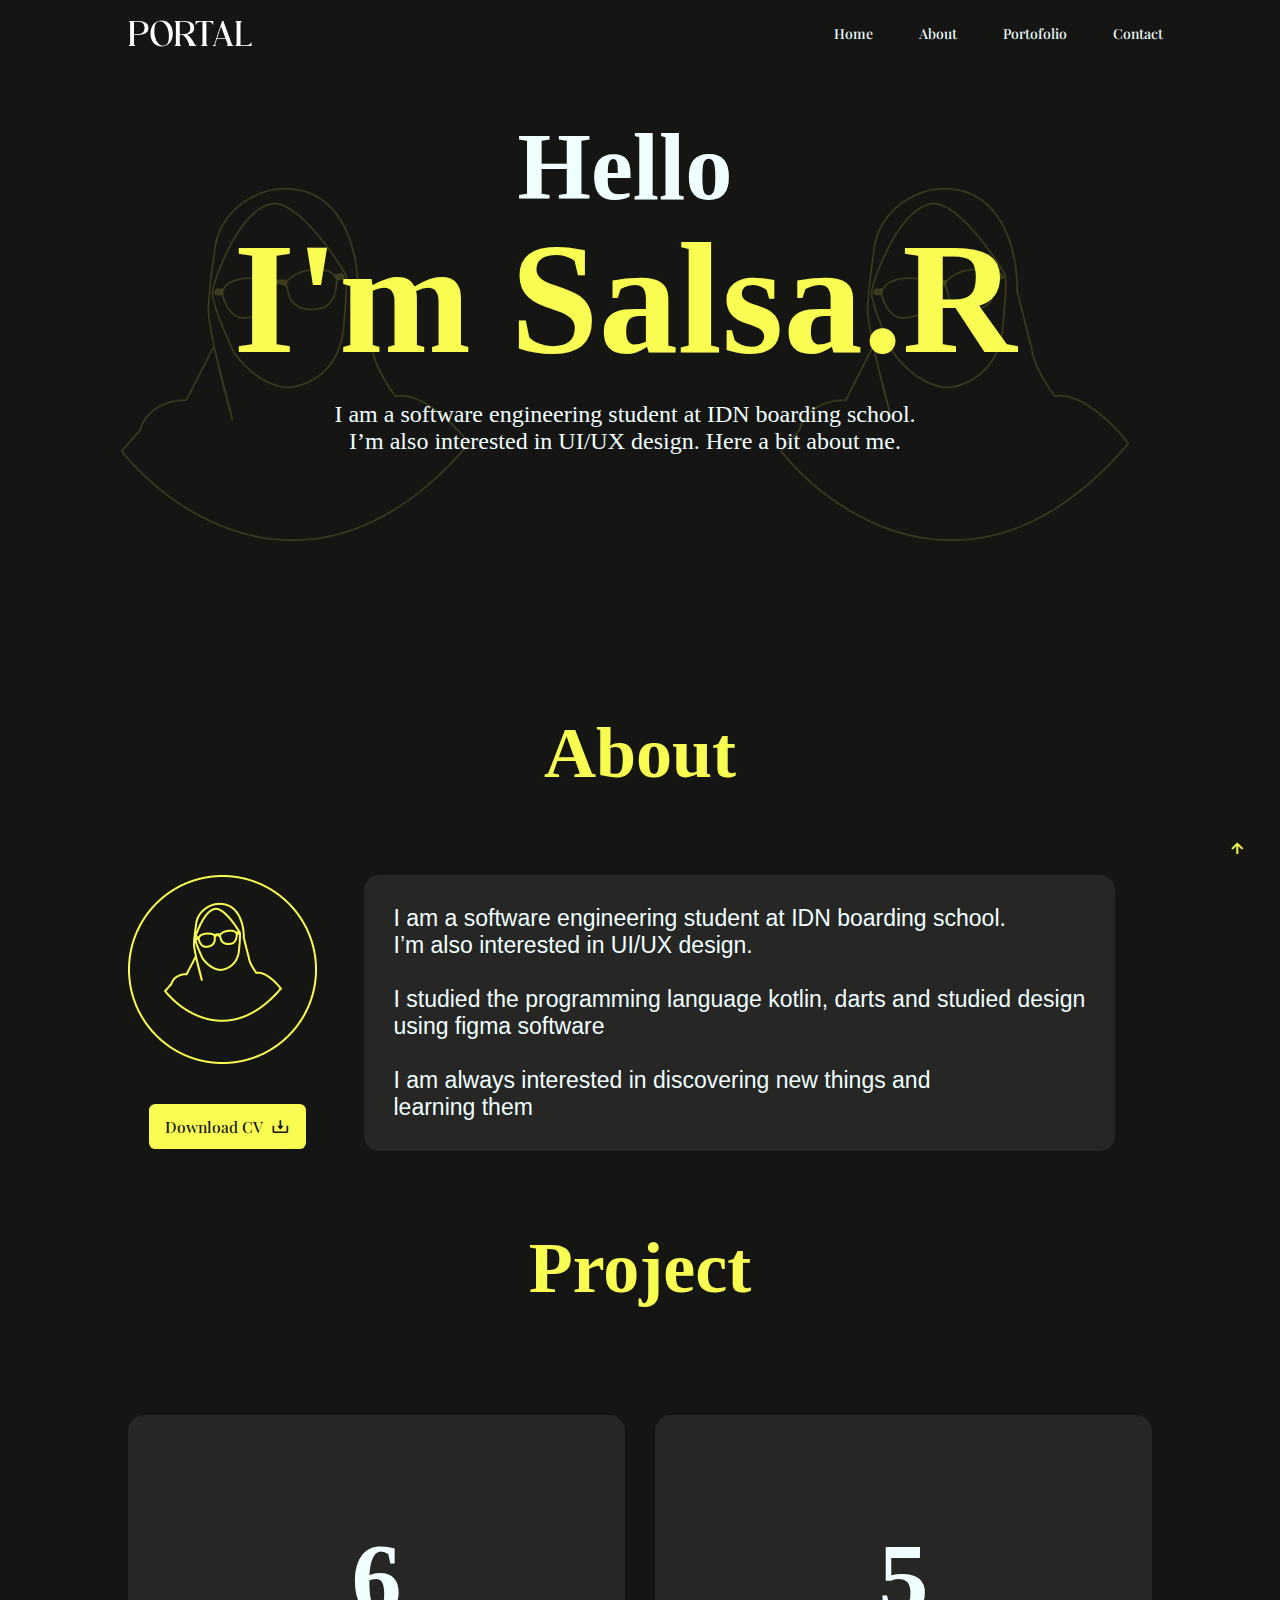
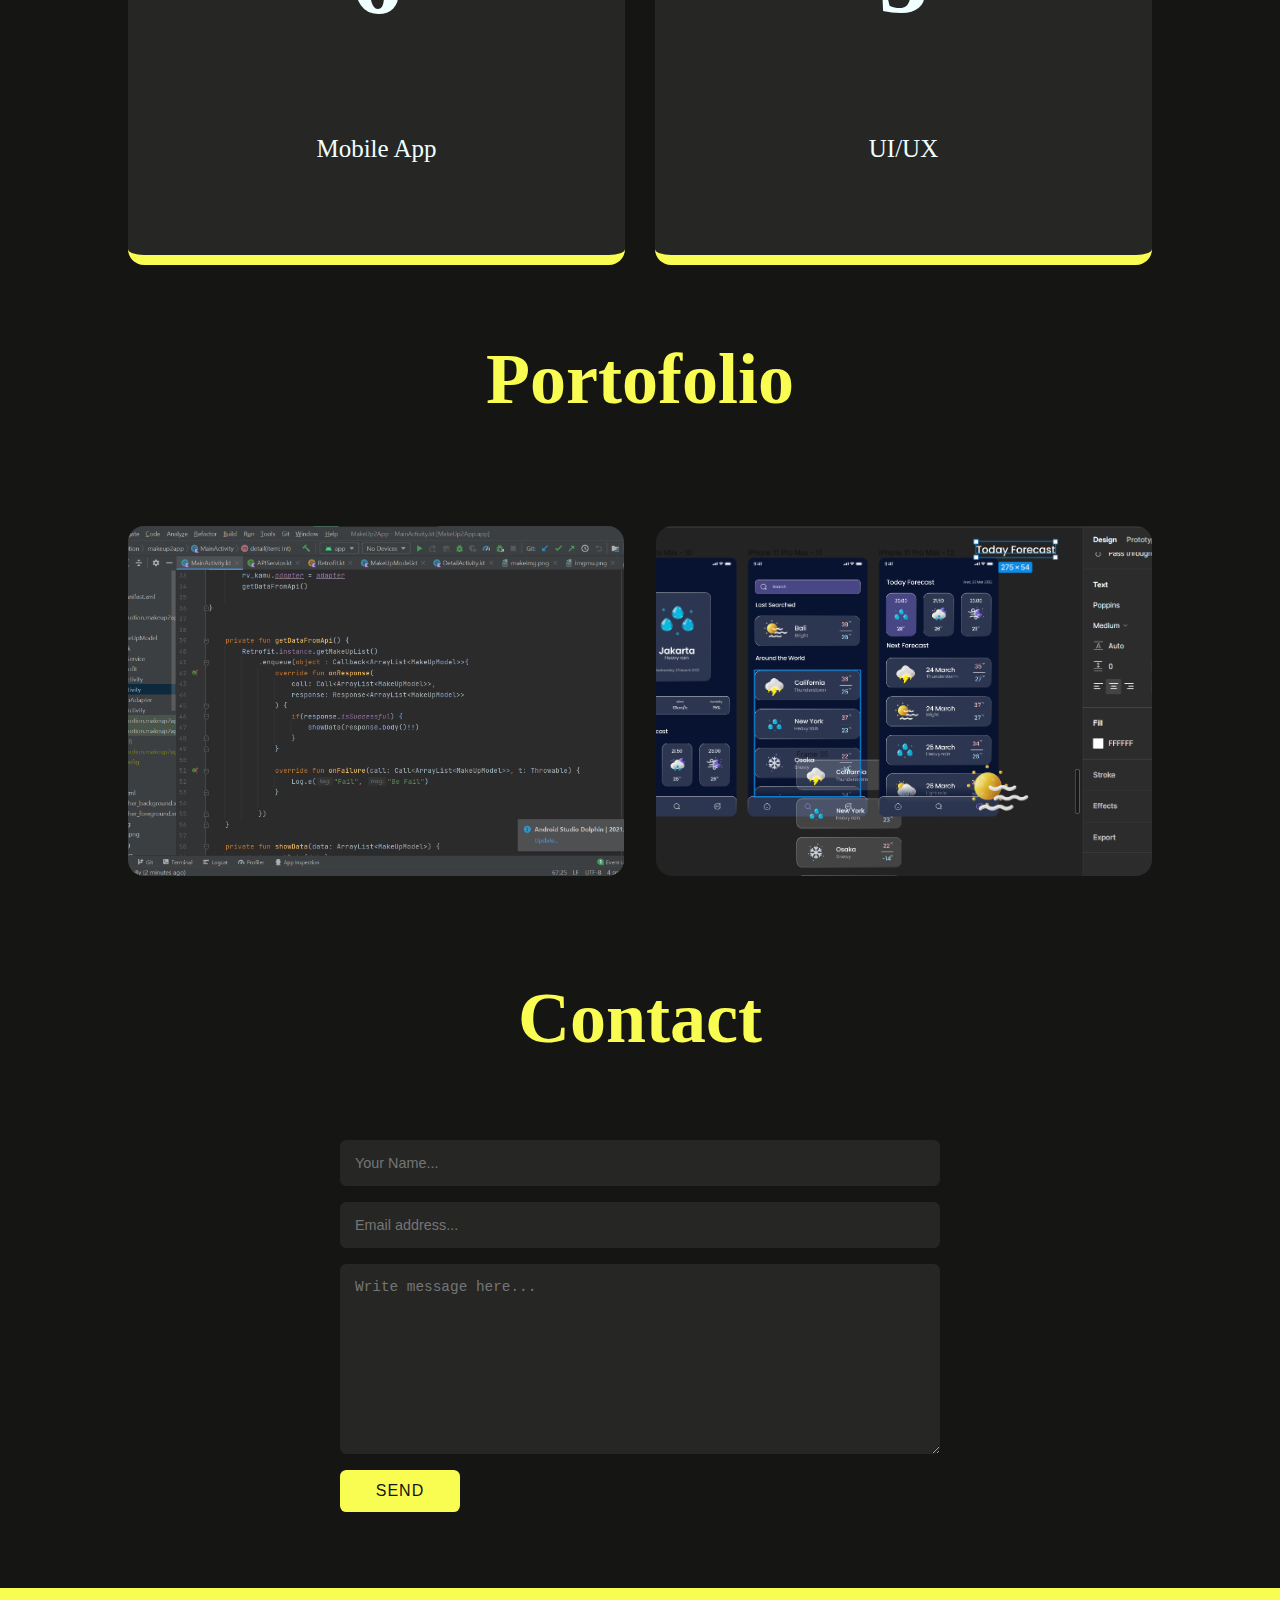
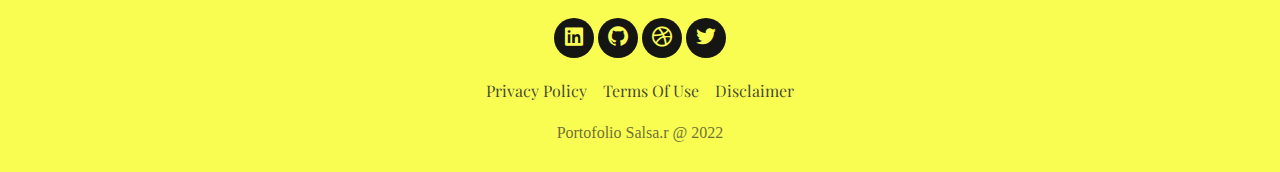
<file: index.html>
<!DOCTYPE html>
<html lang="en">
<head>
    <meta charset="UTF-8">
    <meta http-equiv="X-UA-Compatible" content="IE=edge">
    <meta name="viewport" content="width=device-width, initial-scale=1.0">
    <title>PORTAL</title>
    <link rel="stylesheet" href="style.css">
    <!--box icons-->
    <link href='https://unpkg.com/boxicons@2.1.4/css/boxicons.min.css' rel='stylesheet'>
</head>
<body>
    <!-- Scroll top -->
    <a href="" class="scroll-top">
        <i class='bx bx-up-arrow-alt'></i>
    </a>
    <!-- Header -->
    <header>
    <nav class="nav container">
    <img class="logo" src="image/PORTAL (1).png" alt="logo">
    
        <ul class="nav__links">
            <li><a href="#home" class="nav-link">Home</a></li>
            <li><a href="#about" class="nav-link">About</a></li>
            <li><a href="#portofolio" class="nav-link">Portofolio</a></li>
            <li><a href="#contact" class="nav-link">Contact</a></li>
        </ul>
        <!-- Menu icon -->
        <div class="menu-icon">
            <div class="line1"></div>
            <div class="line2"></div>
            <div class="line3"></div>
        </div>
    </nav>
   </header> 
   <main id="main">
   <!-- Home -->
   <section class="home container" id="home">
        <div class="home-text">
            <h3>Hello</h3>
            <h2>I'm Salsa.R</h2>
            <p>
                I am a software engineering student at IDN boarding school.
                <br>I’m also interested in UI/UX design. Here a bit about me.
            </p>
        </div>
   </section>
   <!-- About -->
   <section class="about section" id="about">
    <div class="container">
        <!-- Heading -->
        <h2 class="heading">About</h2>
        <div class="row">
       <!-- Avatar img -->
         <div class="about-img">
            <img src="image/Group 18.png" alt="">
            <div class="button">
                <a href="Salsabila Rimasei - Student at IDN boarding school - Resume.pdf" class="btn" download="">
                    Download CV
                    <i class='bx bx-download'></i>
                </a>
            </div>
        </div>
        <div class="about-content">
                <div class="row">
                    <div class="about-text">
                        <!-- Abot text -->
                        <p>
                        I am a software engineering student at IDN boarding school. <br>I’m also interested in UI/UX design. <br> <br> I studied the programming language kotlin, darts and studied design <br>using figma software 
                        <br> <br> I am always interested in discovering new things and<br> learning them
                        </p>
                    </div>
                </iv>
            </div>
        </div>
    </div>
</div>
</section>
<!-- Project -->
<section class="Project container" id="project">
            <!-- Heading -->
            <h2 class="heading">Project</h2>
            <!-- Project Content -->
            <div class="project-content">
                <div class="wrapper">
                <div class="pcontainer">
                    <span class="num" data-val="24">00</span>
                    <span class="text">Mobile App</span>
                </div>
                <div class="pcontainer">
                    <span class="num" data-val="19">00</span>
                    <span class="text">UI/UX</span>
                </div>
            </div>
        </div>
</section>
<!-- Portofolio -->
<section class="portofolio container" id="portofolio">
        <!-- Heading -->
        <h2 class="heading">Portofolio</h2>
        <!-- Portofolio Content -->
        <div class="portofolio-content">
            <div class="portofolio-box">
                <img src="image/mobileapp.png" weight="160px" height="260px" alt="" class="portofolio-img">
                <!-- Overlay -->
                <div class="portofolio-overlay">
                    <h2>Mobile App</h2>
                    <a href="mobileApp.html" target="_blank">
                        <i class='bx bx-right-arrow-alt'></i>
                    </a>
                </div>
            </div>
            <div class="portofolio-box">
                <img src="image/design2.png" weight="160px" height="260px" alt="" class="portofolio-img">
                <!-- Overlay -->
                <div class="portofolio-overlay">
                    <h2>UI/UX</h2>
                    <a href="uiux.html" target="_blank">
                        <i class='bx bx-right-arrow-alt'></i>
                    </a>
                </div>
            </div>
        </div>
</section>
<!--Contact -->
<section class="Contact container" id="contact">
            <!-- Heading -->
            <h2 class="heading">Contact</h2>
            <!-- Contact Form -->
            <form action="" class="contact-form" id="contact-form">
                <input type="text" placeholder="Your Name..." class="name" required>
                <input type="email" name="" id="" placeholder="Email address..." class="email" required>
                <textarea name="" id="" cols="30" rows="10" placeholder="Write message here..." class="message" required></textarea>
                <input type="submit" value="Send" class="send-btn">
            </form>
</section>
   <!-- Link To JS -->
   <script src="main.js"></script>
</main>
<!-- Footer -->
<footer class="footer-container" id="footer">
    <div class="social">
        <a href="#"><i class='bx bxl-linkedin-square'></i></a>
        <a href="#"><i class='bx bxl-github'></i></a>
        <a href="#"><i class='bx bxl-dribbble'></i></a>
        <a href="#"><i class='bx bxl-twitter'></i></a>
    </div>
    <!-- Footer Links -->
    <div class="footer-links">
        <a href="#">Privacy Policy</a>
        <a href="#">Terms Of Use</a>
        <a href="#">Disclaimer</a>
    </div>
    <!-- Copyright -->
    <p class="copyright">
        Portofolio Salsa.r @ 2022
    </p>
</footer>
</body>
</html>
</file>
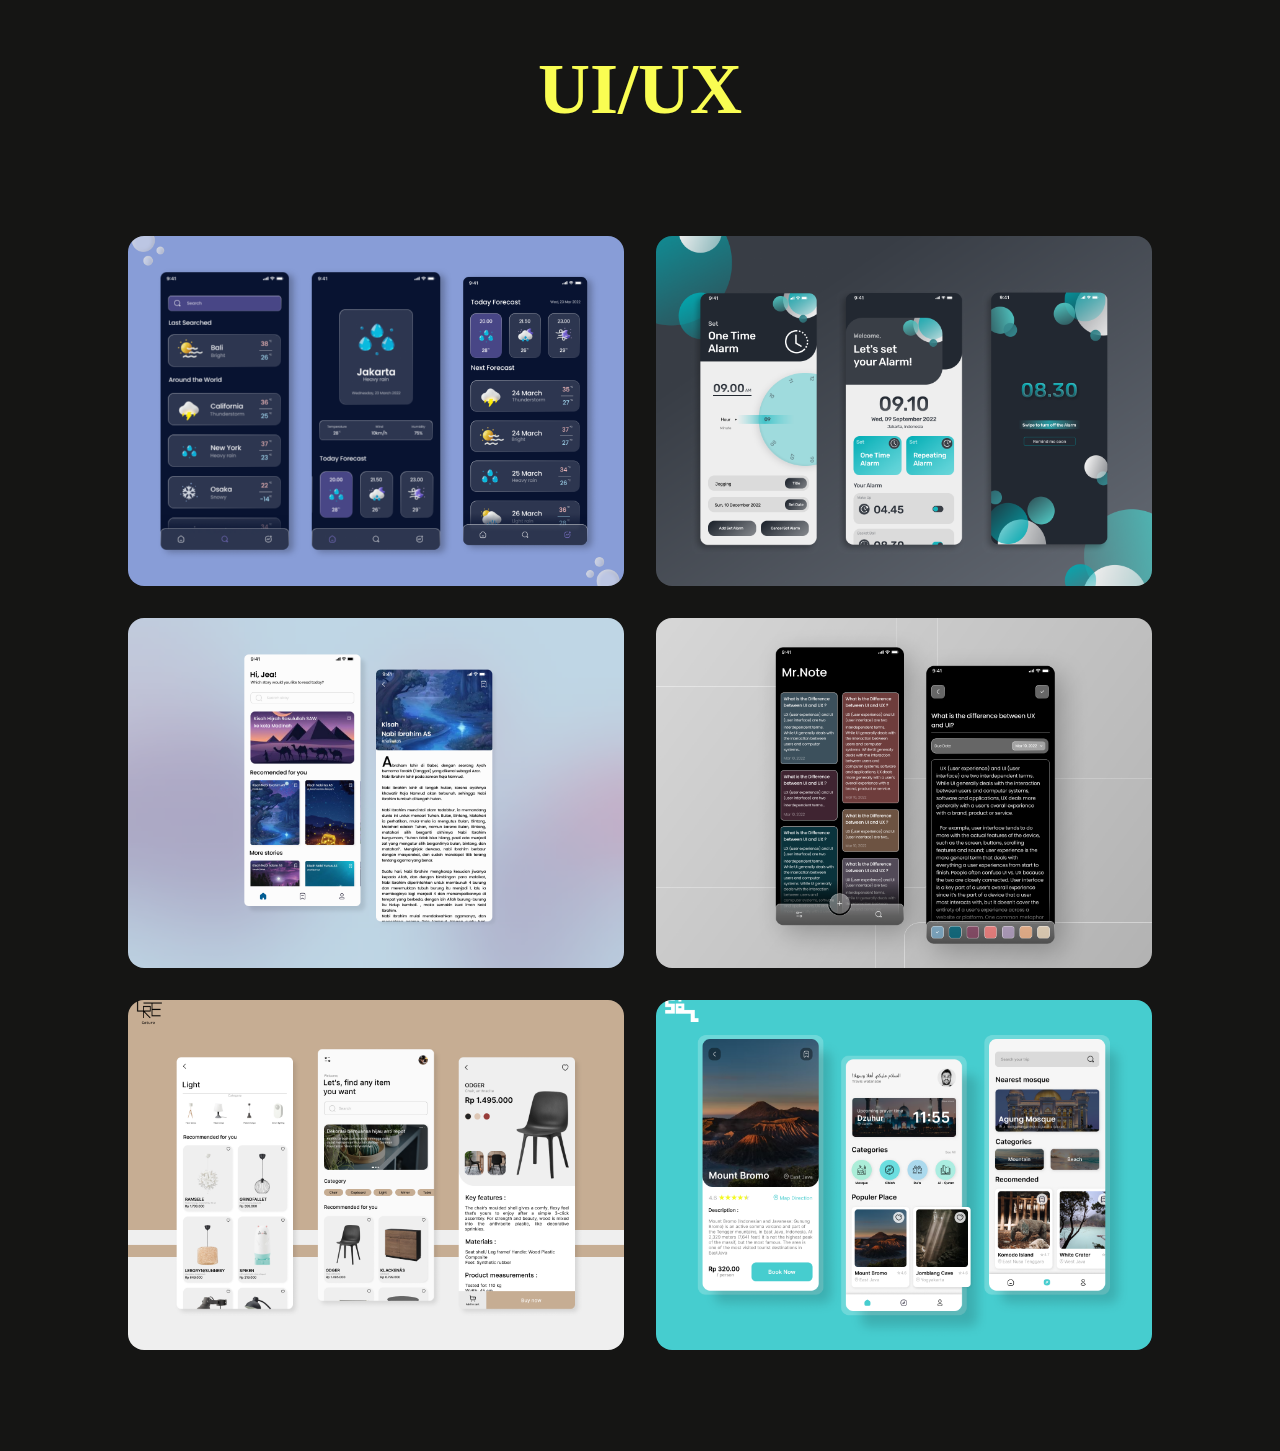
<file: uiux.html>
<!DOCTYPE html>
<html lang="en">
<head>
    <meta charset="UTF-8">
    <meta http-equiv="X-UA-Compatible" content="IE=edge">
    <meta name="viewport" content="width=device-width, initial-scale=1.0">
    <link rel="stylesheet" href="style.css">
    <!--box icons-->
    <link href='https://unpkg.com/boxicons@2.1.4/css/boxicons.min.css' rel='stylesheet'>
    <title>UI/UX</title>
</head>
<body>
    <section class="portofolio container" id="portofolio">
        <!-- Heading -->
        <h2 class="heading">UI/UX</h2>
        <!-- Portofolio Content -->
        <div class="portofolio-content">
            <div class="portofolio-box">
                <img src="image/waether.png" weight="160px" height="260px" alt="" class="portofolio-img">
                <!-- Overlay -->
                <div class="portofolio-overlay">
                    <h2>Weatvor app</h2>
                    <h3>Weatvor is a weather forecasting application, in this application the user can see both the weather forecast and humidity and others every day</h3>
                    <a href="https://dribbble.com/shots/17953246-Weather-App?utm_source=Clipboard_Shot&utm_campaign=salrms&utm_content=Weather%20App&utm_medium=Social_Share&utm_source=Clipboard_Shot&utm_campaign=salrms&utm_content=Weather%20App&utm_medium=Social_Share" class="dribbble" target="_blank">
                        <i class='bx bxl-dribbble'></i>
                    </a>
                </div>
            </div>
            <div class="portofolio-box">
                <img src="image/alarmapp.png" weight="160px" height="260px" alt="" class="portofolio-img">
                <!-- Overlay -->
                <div class="portofolio-overlay">
                    <h2>SmartAlarm app</h2>
                    <h3>SmartAlarm is a reminder application that can be set according to the user's wishes and there is a one-time and repeated alarm feature</h3>
                    <a href="https://dribbble.com/shots/17582806-Alarm-app?utm_source=Clipboard_Shot&utm_campaign=salrms&utm_content=Alarm%20app&utm_medium=Social_Share&utm_source=Clipboard_Shot&utm_campaign=salrms&utm_content=Alarm%20app&utm_medium=Social_Share" class="dribbble" target="_blank">
                        <i class='bx bxl-dribbble'></i>
                    </a>
                </div>
            </div>
            <div class="portofolio-box">
                <img src="image/kisahnabi.png" weight="160px" height="260px" alt="" class="portofolio-img">
                <!-- Overlay -->
                <div class="portofolio-overlay">
                    <h2>Kisah nabi app</h2>
                    <h3>Kisah Nabi is an application that contains various stories about the journey of the prophet to migrate and the stories of other prophets</h3>
                    <a href="https://dribbble.com/shots/18279710-siroh-app?utm_source=Clipboard_Shot&utm_campaign=salrms&utm_content=siroh%20app&utm_medium=Social_Share&utm_source=Clipboard_Shot&utm_campaign=salrms&utm_content=siroh%20app&utm_medium=Social_Share" class="dribbble" target="_blank">
                        <i class='bx bxl-dribbble'></i>
                    </a>
                </div>
            </div>
            <div class="portofolio-box">
                <img src="image/note.png" weight="160px" height="260px" alt="" class="portofolio-img">
                <!-- Overlay -->
                <div class="portofolio-overlay">
                    <h2>Mr.Note app</h2>
                    <h3>Mr.Note is a notes application that can save all important activities and schedules</h3>
                    <a href="https://dribbble.com/shots/17714441-Notes-app?utm_source=Clipboard_Shot&utm_campaign=salrms&utm_content=Notes%20app&utm_medium=Social_Share&utm_source=Clipboard_Shot&utm_campaign=salrms&utm_content=Notes%20app&utm_medium=Social_Share" class="dribbble" target="_blank">
                        <i class='bx bxl-dribbble'></i>
                    </a>
                </div>
            </div>
            <div class="portofolio-box">
                <img src="image/geture.png" weight="160px" height="260px" alt="" class="portofolio-img">
                <!-- Overlay -->
                <div class="portofolio-overlay">
                    <h2>Geture app</h2>
                    <h3>Geture is a market application for users who need a variety of quality furniture and in this application there are various categories of furniture</h3>
                    <a href="https://dribbble.com/shots/18369814-Furniture-App?utm_source=Clipboard_Shot&utm_campaign=salrms&utm_content=Furniture%20App&utm_medium=Social_Share&utm_source=Clipboard_Shot&utm_campaign=salrms&utm_content=Furniture%20App&utm_medium=Social_Share" class="dribbble" target="_blank">
                        <i class='bx bxl-dribbble'></i>
                    </a>
                </div>
            </div>
            <div class="portofolio-box">
                <img src="image/safar.png" weight="160px" height="260px" alt="" class="portofolio-img">
                <!-- Overlay -->
                <div class="portofolio-overlay">
                    <h2>Safar app</h2>
                    <h3>The Safar app is a halal tourism application to see the nature of Indonesia without being afraid to miss the prayer schedule</h3>
                    <a href="https://dribbble.com/shots/19464909-Safar-App-halal-tourism-app?utm_source=Clipboard_Shot&utm_campaign=salrms&utm_content=Safar%20App%20-%20halal%20tourism%20app&utm_medium=Social_Share&utm_source=Clipboard_Shot&utm_campaign=salrms&utm_content=Safar%20App%20-%20halal%20tourism%20app&utm_medium=Social_Share" class="dribbble" target="_blank">
                        <i class='bx bxl-dribbble'></i>
                    </a>
                </div>
            </div>
        </div>
</section>
</body>
</html>
</file>
<file: style.css>
@import url('https://fonts.googleapis.com/css2?family=Playfair+Display:wght@600&display=swap');
@import url('https://fonts.googleapis.com/css2?family=Poppins&display=swap');
@import url('https://fonts.googleapis.com/css2?family=Inter&display=swap');
/* Base styling */

*{
    box-sizing: border-box;
    margin: 0;
    padding: 0;
    background-color: #151514;
    scroll-behavior: smooth;
    scroll-padding-top: 2rem;
}
li, a{
    font-family: "Playfair Display", sans-serif;
    font-weight: 500;
    font-size: 14px;
    color: azure;
    text-decoration: none;
    background: transparent;
}
/*==========Navbar==========*/
header {
    position: fixed;
    top: 0;
    left: 0;
    width: 100%;
    z-index: 90;
}
.nav{
    display: flex;
    align-items: center;
    justify-content: space-between;
    padding: 20px 0;
}
.nav .container{
    max-width: 960px;
    margin: auto;
    width: 100%;
}
.logo {
    margin-left: 10%;
    cursor: pointer;
    margin-right: auto;
}
.nav__links {
    margin-right: 8%;
    display: flex;
    align-items: center;
    column-gap: 1.0rem;
    list-style: none;
}
.nav__links li {
    display: inline-block;
    padding: 0px 15px;
}
.nav__links li a {
    transition: all 0.3s ease 0s;
}
.nav__links li a:hover {
    color: #F9FD52;
}
/*==========Menu icon==========*/
.menu-icon{
    margin-left: 350px;
    display: none;
    flex-direction: column;
    align-items: center;
    justify-content: flex-end;
    row-gap: 5px;
    cursor: pointer;
    z-index: 200;
    transition: 0.3s;
}
.menu-icon div {
    display: block;
    background: azure;
    height: 2px;
    width: 24px;
    transition: 0.3s;
} 
.move .line1{
    transform: rotate(-45deg) translate(-5px,5px);
}
.move .line2{
    opacity: 0;
}
.move .line3{
    transform: rotate(45deg) translate(-5px,-5px);
}
/*==========Home==========*/
.home{
    min-height: 600px;
    display: flex;
    align-items: center;
    justify-content: center;
    padding-top: 3rem;
}
#home{
    margin-top: 5%;
    padding: 25px 10%;
    height: auto;
    width: auto;
    box-sizing: border-box;
    background-color: #151514;
    position: relative;
    background-image: url("image/Group 15 (1).png");
    background-repeat: no-repeat;
    background-position: center;
    background-size: 1010px;
    margin-right: 30px;
}
.home-text{
    background: transparent;
    display: flex;
    flex-direction: column;
    align-items: center;
    justify-content: center;
    text-align: center;
    margin-bottom: 10rem;
}
.home-text h3{
    background: transparent;
    position: relative;
    display: flex;
    align-items: center;
    column-gap: 0.5rem;
    font-size: 5.9rem;
    color: azure;
}
.home-text h2{
    background: transparent;
    font-size: 9.9rem;
    line-height: 9.8rem;
    color: #F9FD52;
}
.home-text p{
    background: transparent;
    font-size: 1.5rem;
    margin-top: 1.5rem;
    color: azure;
}
/*==========About==========*/
.section .container{
    padding: 25px 10%;
    padding-top: 3rem;
    padding-bottom: 4.75rem;
}
.heading{
    margin-bottom: 5rem;
    font-size: 4.5rem;
    text-align: center;
    justify-content: center;
    color: #F9FD52;
}
.row{
    justify-content: flex-start;
    background-color: transparent;
    display: flex;
    flex-wrap: wrap;
}
.about-img{
   flex: 0 0 18%;
   max-width: 18%; 
}
.about-content{
    margin-left: 5%;
    background-color: #262625;
    padding: 30px;
    border-radius: 15px;
}
.about-text{
    background-color: #262625;
    font-family:  "Inter Display", sans-serif;
    font-size: 23px;
    color: azure;
    text-align: justify;
}
.about-text p{
    background-color: #262625;
}
.button{
    display: flex;
    margin-top: 20px;
    margin-left: 21px;
}
.btn{
    font-size: 0.97rem;
    display: inline-flex;
    align-items: center;
    column-gap: 0.5rem;
    color: #151514;
    background-color: #F9FD52;
    padding: 12px 16px;
    border-radius: 0.4rem;
    margin-top: 1rem;
}
.btn .bx{
    background: transparent;
    font-size: 1.2rem;
    color: #151514;
}
.btn:hover{
    background-color: #8d8e48;
    transition: 0.3s all linear;
}
/*==========Project==========*/

.project-content{
    display: grid;
    grid-template-columns: repeat(2,1fr);
    gap: 2rem;
    padding: 25px 10%;
}
.wrapper{
    position: relative;
    width: 80vw;
    transform: translate(-50%, -50%);
    top: 50%;
    left: 50%;
    display: flex;
    justify-content: space-around;
    gap: 30px;
}
.pcontainer{
    width: 80vmin;
    height: 50vmin;
    display: flex;
    flex-direction: column;
    justify-content: space-around;
    padding: 2em 0;
    position: relative;
    font-size: 25px;
    border-radius: 1rem;
    background-color: #262625;
    border-bottom: 10px solid #F9FD52;
}
span.num{
    background-color: transparent;
    color: azure;
    display: grid;
    place-items: center;
    font-weight: 600;
    font-size: 4em;
}
span.text{
    background-color: transparent;
    color: azure;
    font-size: 1em;
    text-align: center;
    pad: 0.7em 0;
    font-weight: 400;
    line-height: 0;
}
/*==========Portofolio==========*/
.portofolio{
    padding-top: 3rem;
    padding-bottom: 4.75rem;
} 
.portofolio-content{
    display: grid;
    grid-template-columns: repeat(2,1fr);
    gap: 2rem;
    padding: 25px 10%;
}
.portofolio-box{
    position: relative;
    width: 100;
    height: 350px;
    border-radius: 1rem;
    overflow: hidden;
}
.portofolio-img{
    width: 100%;
    height: 100%;
    object-fit: cover;
    object-position: center;
}
.portofolio-overlay{
    position: absolute;
    top: -100%;
    left: 0;
    width: 100%;
    height: 100%;
    display: flex;
    flex-direction: column;
    align-items: center;
    justify-content: center;
    background: rgba(48, 53, 16, 0.658);
}
.portofolio-overlay h2{
    background: transparent;
    font-size: 1.9rem;
    font-weight: 600;
    margin-bottom: 10px;
    color: azure;
}
.portofolio-overlay .bx{
    font-size: 24px;
    padding: 10px;
    background: #F9FD52;
    color: #151514;
    border-radius: 5px;
}
.portofolio-overlay .bx:hover{
    background: #8d8e48;
    transition: 0.3s all linear;
}
.portofolio-box:hover .portofolio-overlay{
    top: 0;
    transition: 0.3s all ease;
}
.portofolio-overlay h2{
    background: transparent;
    font-size: 1.9rem;
    font-weight: 600;
    margin-bottom: 10px;
    color: azure;
}
.portofolio-overlay h3{
    background: transparent;
    font-size: 1.2rem;
    font-weight: 600;
    text-align: justify;
    justify-items: center;
    padding: 25px;
    margin-bottom: 10px;
    color: rgba(240, 255, 255, 0.856);
}
/*==========Contact==========*/
.Contact .container{
    padding-top: 3rem;
    padding-bottom: 4.75rem;
}
.contact-form{
    background-color: transparent;
    max-width: 600px;
    margin: auto;
    width: 100%;
    display: grid;
    row-gap: 1rem;
}
.contact-form input, .contact-form textarea{
    border: none;
    outline: none;
    font-size: 0.9rem;
    padding: 15px;
    color: #F9FD52;
    background: #262625;
    border-radius: 0.4rem;
}
.contact-form .send-btn{
    width: 120px;
    font-size: 1rem;
    letter-spacing: 1px;
    font-weight: 500;
    text-transform: uppercase;
    padding: 12px;
    color: #151514;
    background: #F9FD52;
    cursor: pointer;
    margin-bottom: 4.75rem;
    
}
.contact-form .send-btn:hover{
    background: #8d8e48;
    transition: 0.3s all linear;
}
/*==========Footer==========*/
.footer-container{
    display: flex;
    align-items: center;
    flex-direction: column;
    row-gap: 1.4rem;
    padding: 30px 0;
    background-color: #F9FD52;
 }
.footer-container .social{
    background: transparent;
    text-align: center;
    justify-content: center;
    color: #F9FD52;
}
.footer-container .social a{
    background: #151514;
    font-size: 24px;
    color: inherit;
    width: 40px;
    height: 40px;
    line-height: 38px;
    display: inline-block;
    text-align: center;
    border-radius: 50%;
    margin: 0,8px;
    opacity: 0,75;
}
.footer-container .social a:hover{
    background: #262625;
    transition: 0.3s all linear;
}
.footer p{
    font-size: 0.9rem;
}
.footer-links{
    background: transparent;
    display: flex;
    align-items: center;
    column-gap: 1rem;
}
.footer-links a{
    font-size: 1rem;
    font-weight: 400;
    color: #262625da;
}
.footer-links a:hover{
    color: #151514;
    transition: 0.3s all linear;
}
.copyright{
    background: transparent;
    color: #262625ab;
}
/*==========Scroll top==========*/
.scroll-top{
    scroll-behavior: smooth;
    position: fixed;
    bottom: 2rem;
    right: 1.5rem;
}
.scroll-top .bx{
    padding: 8px;
    font-size: 1.3rem;
    color: #F9FD52;
    background: #151514;
    border-radius: 0.2rem;
}
.scroll-top .bx:hover{
    background-color: #262625;
    transition: 0.3s all linear;
}
/*==========Making responsive==========*/
@media (max-width:1098px){
    .about-text{
        font-size: 18px;
    }
    .btn .bx{
        font-size: 1.0rem;
    }
   .about-img img{
       width: 140px;
       height: 140px;
   }
   .btn{
       font-size: 0.70rem;
   }
   .button{
       margin-top: 10px;
       margin-left: 1px;
   }    
}
@media (max-width:990px) {
    .wrapper{
        left: 45%;
    }
    .container{
        margin: 0 auto;
        width: 90%;
    }
    .home-text h2{
        font-size: 7.9rem;
    }
    .portofolio-box{
        width: 90;
        height: 300px;
    }
    .pcontainer{
        height: 40vmin;
        width: 60vmin;
        font-size: 16px;
    }
     .about-text{
         font-size: 13px;
     }
     .btn .bx{
         font-size: 0.8rem;
     }
    .about-img img{
        width: 100px;
        height: 100px;
    }
    .btn{
        font-size: 0.50rem;
    }
    .button{
        margin-top: 10px;
        margin-left: 1px;
    }   
    #home{
        margin-right: 0px;
    } 
}
@media (max-width:892px) {
    section{
        padding: 2rem 0;
    }
    .nav{
        margin: 0 auto;
        padding: 12px 0;
    }
    .header{
        font-size: 4rem;
    }
    .portofolio-box{
        height: 275px;
    }
    .home-text h3{
        font-size: 4.9rem;
    }
    .home-text h2{
        font-size: 6.9rem;
    }
    .home-text p{
        font-size: 1.3rem;
    }
    .wrapper{
        left: 40%;
        width: 80vw;
        flex-wrap: wrap;
        gap: 20px;
    }
    .pcontainer{
        height: 30vmin;
        width: calc(50% - 30px);
        font-size: 14px;
    }
    #home{
        margin-right: 0px;
    } 
}
@media (max-width:775px){
    .nav{
        margin: 0 auto;
        padding: 10px 0;
    }
    .home{
        min-height: 500px;
        padding-top: 6rem;
    }
    #home{
        background-size: 900px;
        margin-right: 0px;
    }
    .home-text h3{
        font-size: 3.9rem;
    }
    .home-text h2{
        font-size: 6.3rem;
    }
    .home-text p{
        font-size: 1.1rem;
    }
    .portofolio-box{
        height: 230px;
    }
    .menu-icon{
        display: flex;
    }
    .nav__links{
        position: absolute;
        top: 0;
        right:-100%;
        width: 300px;
        height: 100vh;
        background-color: #262625;
        display: flex;
        flex-direction: column;
        align-items: center;
        padding: 50px 20px;
        margin-right: 0;
        transition: 0.5s all cubic-bezier(0.075, 0.82, 0.165, 1);
    }
    .nav-link{
        display: block;
        margin: 1rem 0;
    }
    .open-menu{
        right: 0;
        transition: 0.5s all cubic-bezier(0.075, 0.82, 0.165, 1);
    }
    #home{
        margin-right: 0px;
    } 
    .about-text{
        font-size: 10px;
    }
    .btn .bx{
        font-size: 0.6rem;
    }
   .about-img img{
       width: 90px;
       height: 90px;
   }
   .btn{
       font-size: 0.35rem;
   }
   .button{
       margin-top: 10px;
       margin-left: 1px;
   }   
   .about-img{
       flex: 0 0 18%;
       max-width: 18%; 
    }
}

@media (max-width:675px){
    .container{
        margin: 0 auto;
        width: 80%;

    }
    .home-text h2{
        font-size: 5.9rem;
    }
    .portofolio-box{
        width: 80;
        height: 200px;
    }
    .wrapper{
        left: 40%;
        gap: 15px;
    }
     .about-text{
         font-size: 6px;
     }
     .btn .bx{
         font-size: 0.5rem;
     }
    .about-img img{
        width: 80px;
        height: 80px;
    }
    .btn{
        font-size: 0.30rem;
    }
    .button{
        margin-top: 7px;
        margin-left: 1px;
    }   
    #home{
        margin-right: 0px;
    } 
    .about-img{
        flex: 0 0 20%;
        max-width: 18%; 
     }
}

@media screen and (max-width: 579px) {
    .logo{
        width: 80px;
        height: 10px;
        margin-left: 0;
    }
    #home{
        background-size: 500px;
        margin-right: 0px;
    }
    .wrapper{
        left: 40%;
        gap: 15px;
    }
    .pcontainer{
        width: 100%;
        height: 25vmin;
        font-size: 8px;
    }
    .container{
        margin: 0 auto;
        width: 80%;
    }
    .home-text h3{
        font-size: 2.8rem;
    }
    .home-text p{
        font-size: 1.2rem;
        margin-top: 0.7rem;
    }
    .home-text h2{
        font-size: 3.9rem;
    }
    .portofolio-box{
        width: 100%;
        height: 30vmin;
    }
     .about-text{
         font-size: 6px;
     }
     .btn .bx{
         font-size: 0.4rem;
     }
    .about-img img{
        width: 50px;
        height: 50px;
    }
    .btn{
        font-size: 0.25rem;
        padding: 6px 10px;
    }
    .button{
        margin-top: 3px;
        margin-left: 1px;
    }   
    #home{
        margin-right: 0px;
    } 

    .about-content{
        padding: 15px;
        margin-left: 30px;
    }
    .about-img{
        flex: 0 0 18%;
        max-width: 18%; 
    }
    .portofolio-overlay h2{
        font-size: 1.0rem;
    }
    .portofolio-overlay .bx{
        font-size: 20px;
        padding: 10px;
    }
}
</file>
